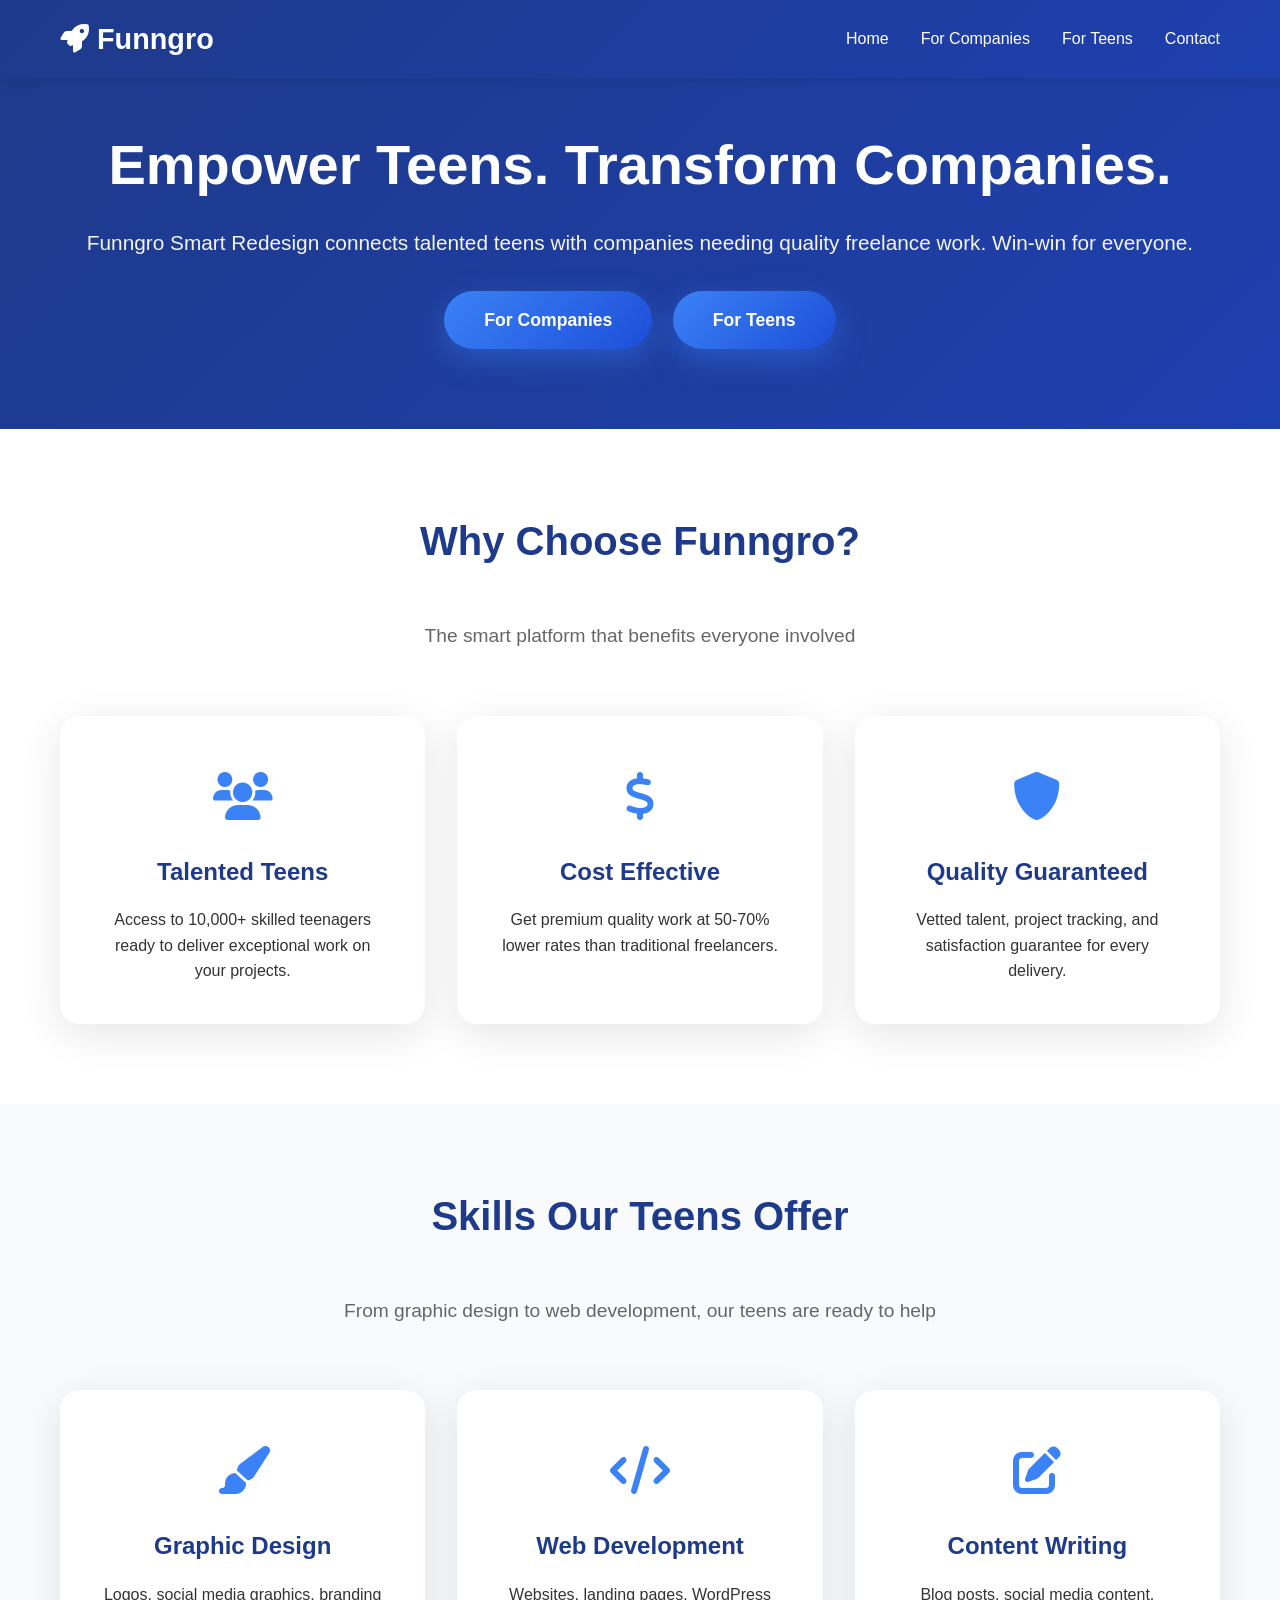
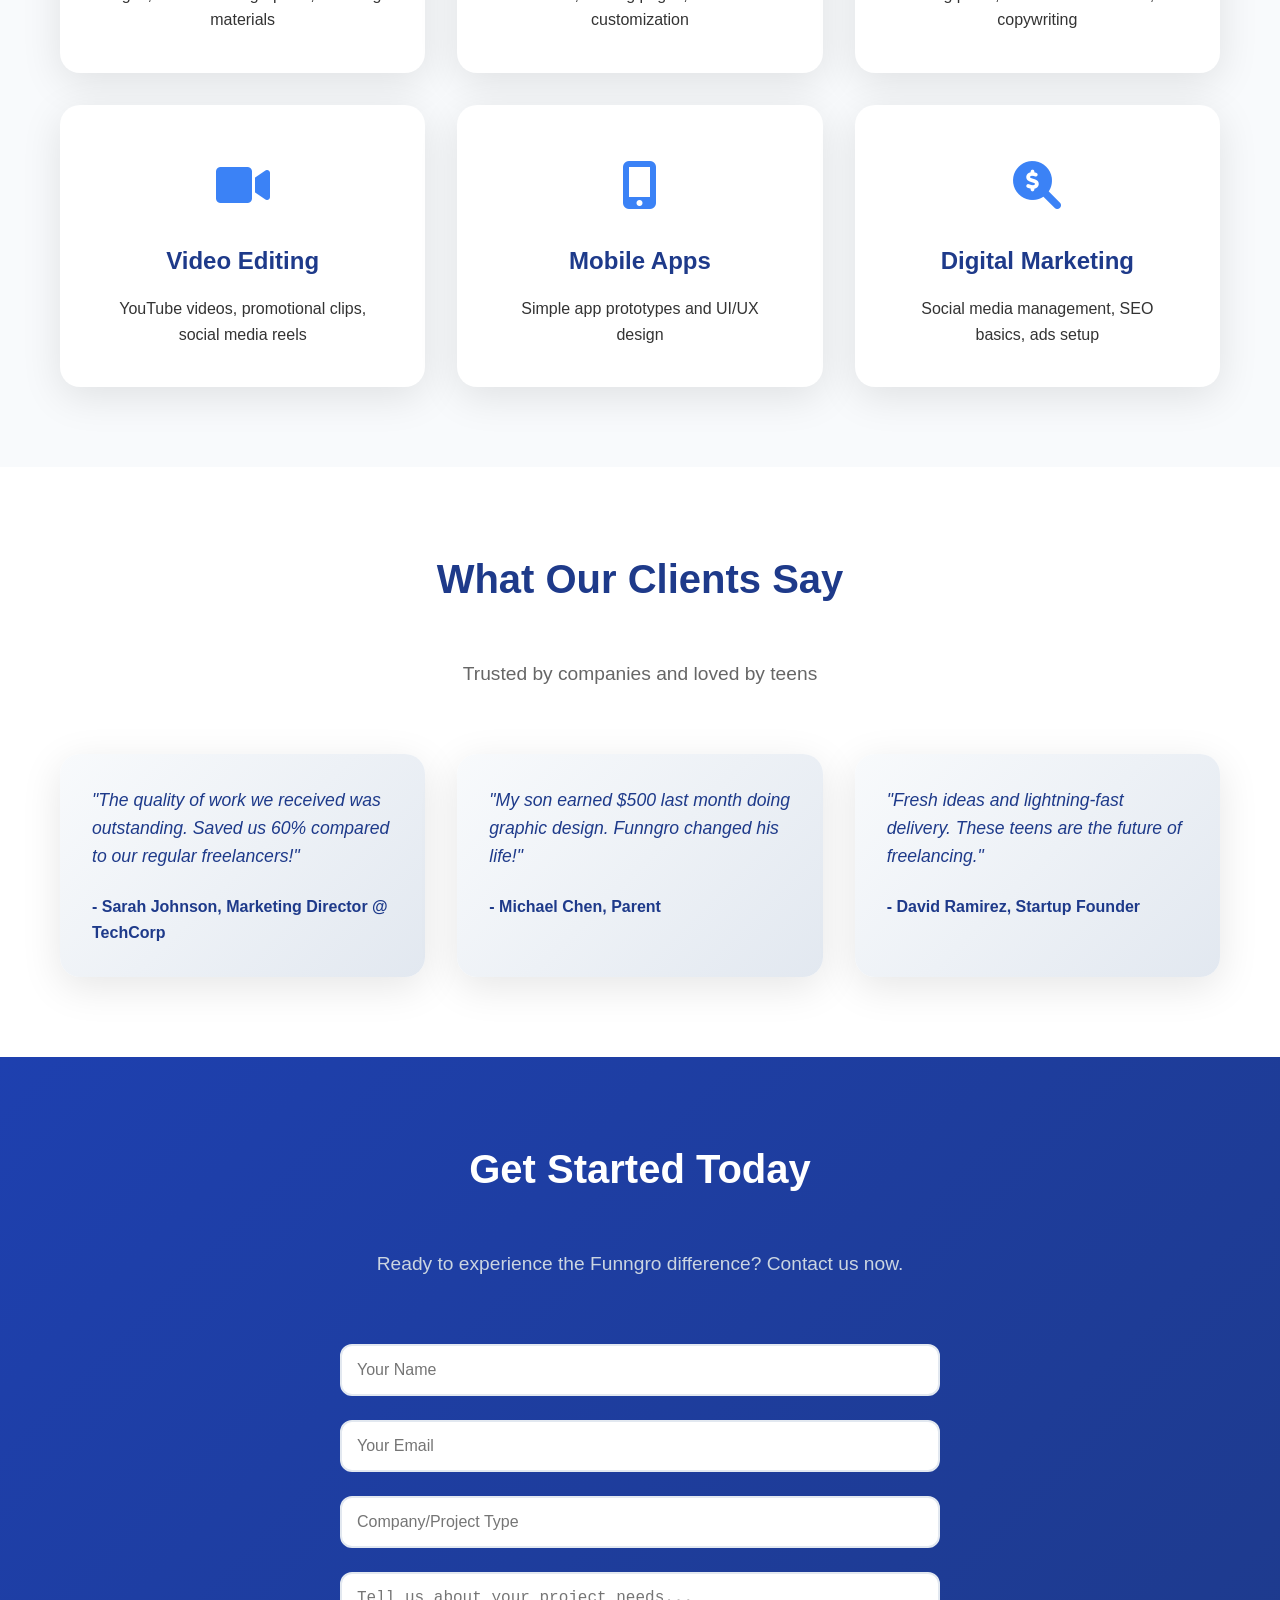
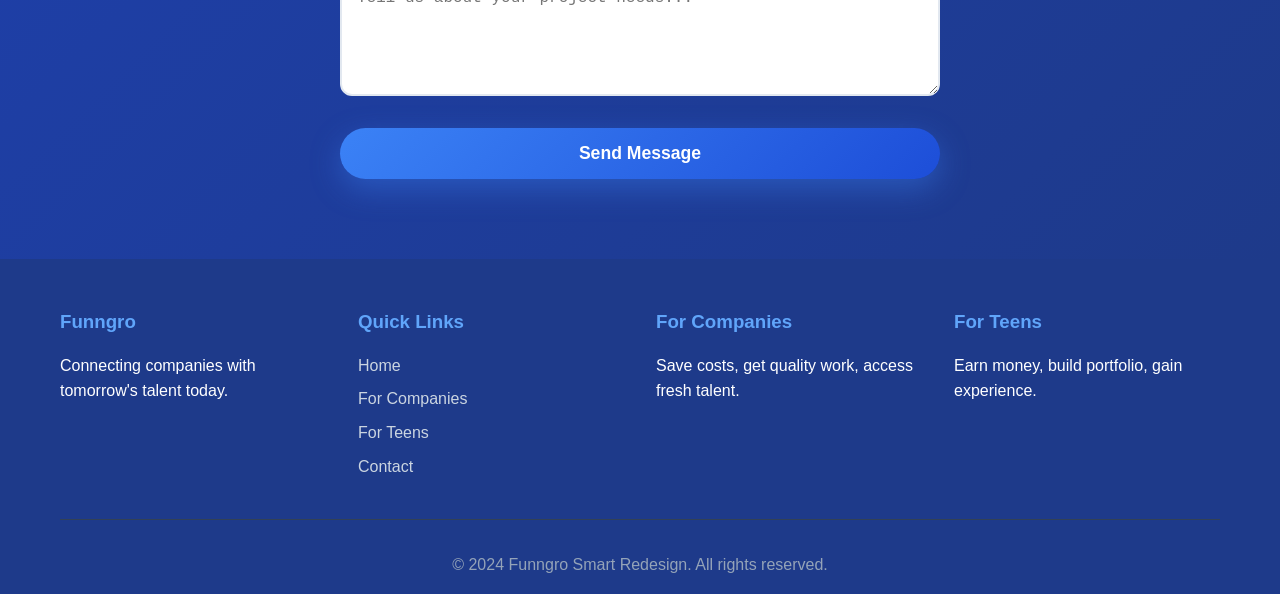
<file: index.html>
<!DOCTYPE html>
<html lang="en">
<head>
    <meta charset="UTF-8">
    <meta name="viewport" content="width=device-width, initial-scale=1.0">
    <title>Funngro Smart Redesign - Empower Teens, Connect Companies</title>
    <meta name="description" content="Funngro Smart Redesign connects companies with talented teens for freelance work. Empower young minds while companies get quality work done affordably.">
    <meta name="keywords" content="teen freelance, student jobs, company outsourcing, Funngro, smart redesign, youth employment">
    <link rel="stylesheet" href="style.css">
    <link rel="stylesheet" href="https://cdnjs.cloudflare.com/ajax/libs/font-awesome/6.0.0/css/all.min.css">
</head>
<body>
    <!-- Navigation -->
    <nav class="navbar">
        <div class="nav-container">
            <a href="index.html" class="logo">
                <i class="fas fa-rocket"></i> Funngro
            </a>
            <ul class="nav-menu" id="navMenu">
                <li><a href="index.html">Home</a></li>
                <li><a href="company.html">For Companies</a></li>
                <li><a href="teen.html">For Teens</a></li>
                <li><a href="#contact">Contact</a></li>
            </ul>
            <button class="mobile-toggle" id="mobileToggle">
                <i class="fas fa-bars"></i>
            </button>
        </div>
    </nav>

    <!-- Hero Section -->
    <section class="hero">
        <div class="container">
            <h1>Empower Teens. Transform Companies.</h1>
            <p>Funngro Smart Redesign connects talented teens with companies needing quality freelance work. Win-win for everyone.</p>
            <div>
                <a href="company.html" class="cta-button" style="margin-right: 1rem;">For Companies</a>
                <a href="teen.html" class="cta-button">For Teens</a>
            </div>
        </div>
    </section>

    <!-- Why Choose Funngro -->
    <section class="section" id="why-choose">
        <div class="container">
            <h2 class="section-title">Why Choose Funngro?</h2>
            <p class="section-subtitle">The smart platform that benefits everyone involved</p>
            
            <div class="features-grid">
                <div class="feature-card">
                    <div class="feature-icon">
                        <i class="fas fa-users"></i>
                    </div>
                    <h3>Talented Teens</h3>
                    <p>Access to 10,000+ skilled teenagers ready to deliver exceptional work on your projects.</p>
                </div>
                <div class="feature-card">
                    <div class="feature-icon">
                        <i class="fas fa-dollar-sign"></i>
                    </div>
                    <h3>Cost Effective</h3>
                    <p>Get premium quality work at 50-70% lower rates than traditional freelancers.</p>
                </div>
                <div class="feature-card">
                    <div class="feature-icon">
                        <i class="fas fa-shield-alt"></i>
                    </div>
                    <h3>Quality Guaranteed</h3>
                    <p>Vetted talent, project tracking, and satisfaction guarantee for every delivery.</p>
                </div>
            </div>
        </div>
    </section>

    <!-- Skills Offered -->
    <section class="section" style="background: #f8fafc;">
        <div class="container">
            <h2 class="section-title">Skills Our Teens Offer</h2>
            <p class="section-subtitle">From graphic design to web development, our teens are ready to help</p>
            
            <div class="features-grid">
                <div class="feature-card">
                    <div class="feature-icon">
                        <i class="fas fa-paint-brush"></i>
                    </div>
                    <h3>Graphic Design</h3>
                    <p>Logos, social media graphics, branding materials</p>
                </div>
                <div class="feature-card">
                    <div class="feature-icon">
                        <i class="fas fa-code"></i>
                    </div>
                    <h3>Web Development</h3>
                    <p>Websites, landing pages, WordPress customization</p>
                </div>
                <div class="feature-card">
                    <div class="feature-icon">
                        <i class="fas fa-edit"></i>
                    </div>
                    <h3>Content Writing</h3>
                    <p>Blog posts, social media content, copywriting</p>
                </div>
                <div class="feature-card">
                    <div class="feature-icon">
                        <i class="fas fa-video"></i>
                    </div>
                    <h3>Video Editing</h3>
                    <p>YouTube videos, promotional clips, social media reels</p>
                </div>
                <div class="feature-card">
                    <div class="feature-icon">
                        <i class="fas fa-mobile-alt"></i>
                    </div>
                    <h3>Mobile Apps</h3>
                    <p>Simple app prototypes and UI/UX design</p>
                </div>
                <div class="feature-card">
                    <div class="feature-icon">
                        <i class="fas fa-search-dollar"></i>
                    </div>
                    <h3>Digital Marketing</h3>
                    <p>Social media management, SEO basics, ads setup</p>
                </div>
            </div>
        </div>
    </section>

    <!-- Testimonials -->
    <section class="section" id="testimonials">
        <div class="container">
            <h2 class="section-title">What Our Clients Say</h2>
            <p class="section-subtitle">Trusted by companies and loved by teens</p>
            
            <div class="testimonials-grid">
                <div class="testimonial-card">
                    <p class="testimonial-text">"The quality of work we received was outstanding. Saved us 60% compared to our regular freelancers!"</p>
                    <div class="testimonial-author">- Sarah Johnson, Marketing Director @ TechCorp</div>
                </div>
                <div class="testimonial-card">
                    <p class="testimonial-text">"My son earned $500 last month doing graphic design. Funngro changed his life!"</p>
                    <div class="testimonial-author">- Michael Chen, Parent</div>
                </div>
                <div class="testimonial-card">
                    <p class="testimonial-text">"Fresh ideas and lightning-fast delivery. These teens are the future of freelancing."</p>
                    <div class="testimonial-author">- David Ramirez, Startup Founder</div>
                </div>
            </div>
        </div>
    </section>

    <!-- Contact Section -->
    <section class="section" id="contact" style="background: linear-gradient(135deg, #1e40af 0%, #1e3a8a 100%); color: white;">
        <div class="container">
            <h2 class="section-title" style="color: white;">Get Started Today</h2>
            <p class="section-subtitle" style="color: #cbd5e1;">Ready to experience the Funngro difference? Contact us now.</p>
            
            <div class="contact-form">
                <form>
                    <div class="form-group">
                        <input type="text" placeholder="Your Name" required>
                    </div>
                    <div class="form-group">
                        <input type="email" placeholder="Your Email" required>
                    </div>
                    <div class="form-group">
                        <input type="text" placeholder="Company/Project Type">
                    </div>
                    <div class="form-group">
                        <textarea rows="5" placeholder="Tell us about your project needs..."></textarea>
                    </div>
                    <button type="submit" class="cta-button" style="width: 100%;">Send Message</button>
                </form>
            </div>
        </div>
    </section>

    <!-- Footer -->
    <footer class="footer">
        <div class="container">
            <div class="footer-content">
                <div class="footer-section">
                    <h3>Funngro</h3>
                    <p>Connecting companies with tomorrow's talent today.</p>
                </div>
                <div class="footer-section">
                    <h3>Quick Links</h3>
                    <a href="index.html">Home</a>
                    <a href="company.html">For Companies</a>
                    <a href="teen.html">For Teens</a>
                    <a href="#contact">Contact</a>
                </div>
                <div class="footer-section">
                    <h3>For Companies</h3>
                    <p>Save costs, get quality work, access fresh talent.</p>
                </div>
                <div class="footer-section">
                    <h3>For Teens</h3>
                    <p>Earn money, build portfolio, gain experience.</p>
                </div>
            </div>
            <div class="footer-bottom">
                <p>&copy; 2024 Funngro Smart Redesign. All rights reserved.</p>
            </div>
        </div>
    </footer>

    <script>
        // Mobile Navigation Toggle
        const mobileToggle = document.getElementById('mobileToggle');
        const navMenu = document.getElementById('navMenu');

        mobileToggle.addEventListener('click', () => {
            navMenu.classList.toggle('active');
        });

        // Close mobile menu when clicking on a link
        document.querySelectorAll('.nav-menu a').forEach(link => {
            link.addEventListener('click', () => {
                navMenu.classList.remove('active');
            });
        });

        // Smooth scrolling for anchor links
        document.querySelectorAll('a[href^="#"]').forEach(anchor => {
            anchor.addEventListener('click', function (e) {
                e.preventDefault();
                const target = document.querySelector(this.getAttribute('href'));
                if (target) {
                    target.scrollIntoView({
                        behavior: 'smooth',
                        block: 'start'
                    });
                }
            });
        });
    </script>
</body>
</html>
</file>
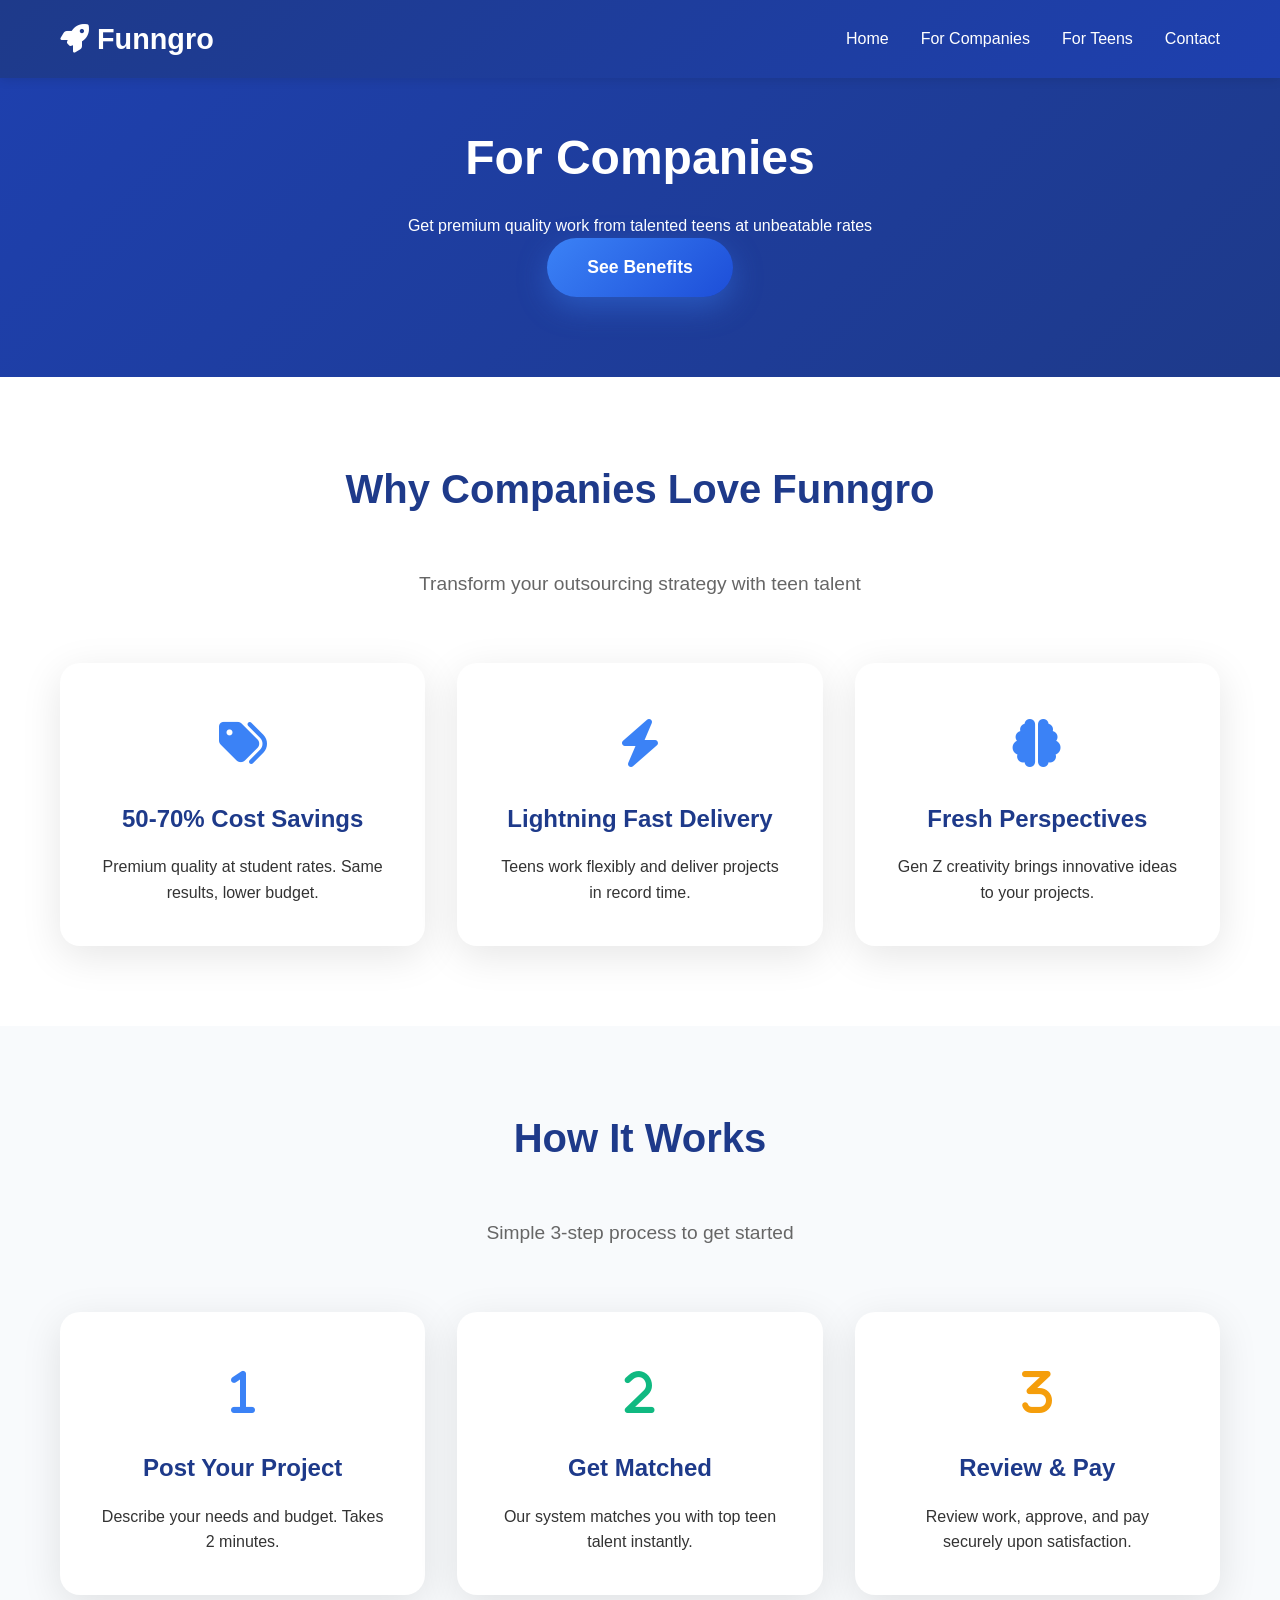
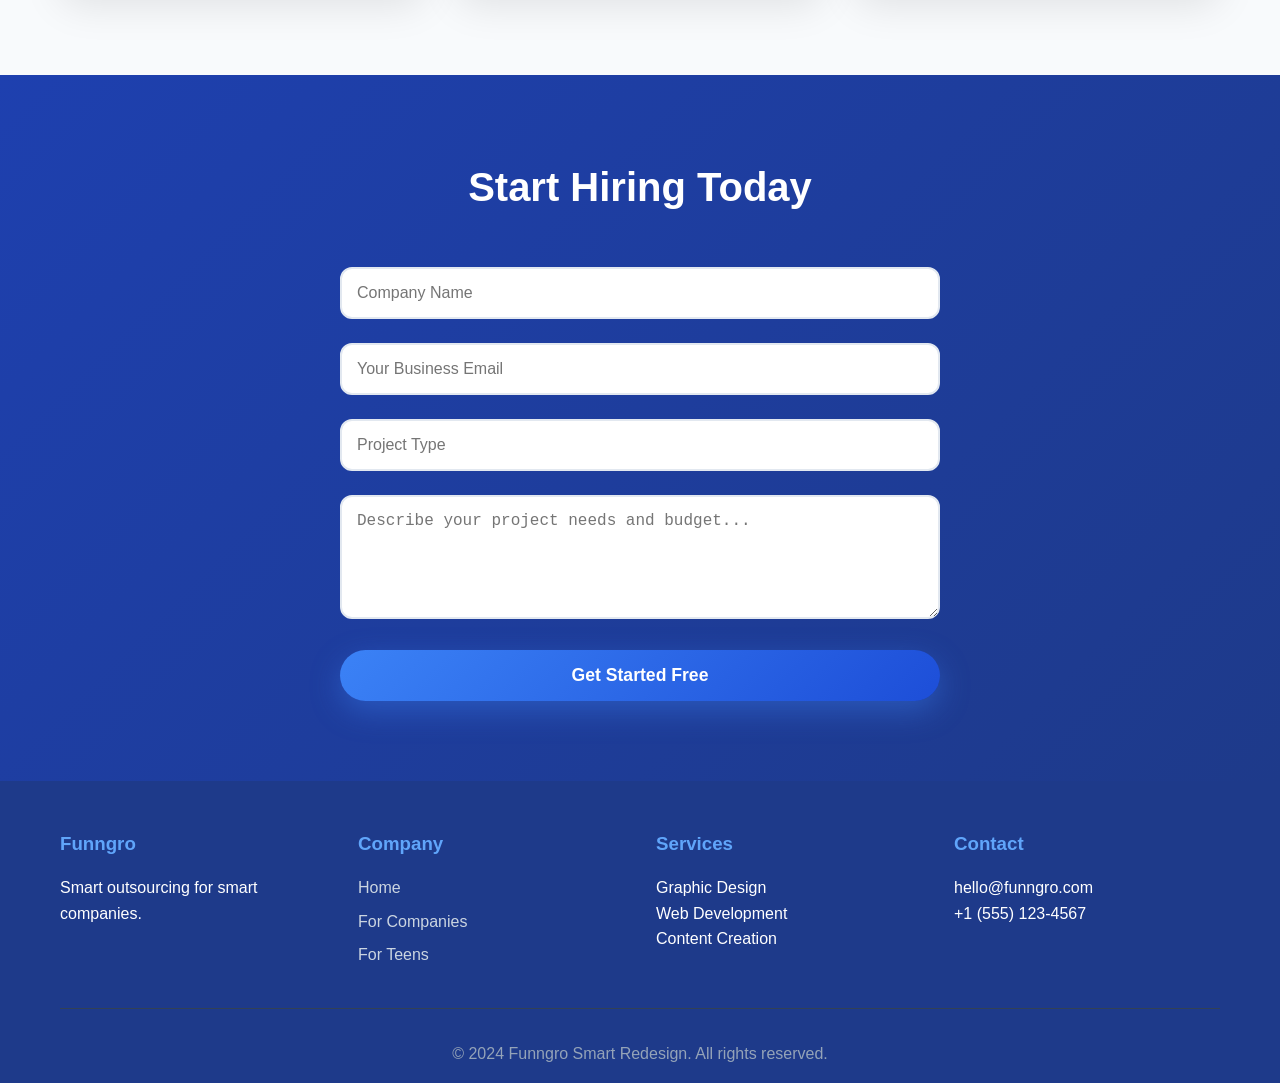
<file: company.html>
<!DOCTYPE html>
<html lang="en">
<head>
    <meta charset="UTF-8">
    <meta name="viewport" content="width=device-width, initial-scale=1.0">
    <title>For Companies - Funngro Smart Redesign</title>
    <meta name="description" content="Hire talented teens for your projects at 50-70% lower rates. Quality freelance work from vetted student talent through Funngro Smart Redesign.">
    <meta name="keywords" content="hire teens, student freelancers, cheap outsourcing, company freelance, Funngro companies">
    <link rel="stylesheet" href="style.css">
    <link rel="stylesheet" href="https://cdnjs.cloudflare.com/ajax/libs/font-awesome/6.0.0/css/all.min.css">
</head>
<body>
    <!-- Navigation -->
    <nav class="navbar">
        <div class="nav-container">
            <a href="index.html" class="logo">
                <i class="fas fa-rocket"></i> Funngro
            </a>
            <ul class="nav-menu" id="navMenu">
                <li><a href="index.html">Home</a></li>
                <li><a href="company.html" class="active">For Companies</a></li>
                <li><a href="teen.html">For Teens</a></li>
                <li><a href="#contact">Contact</a></li>
            </ul>
            <button class="mobile-toggle" id="mobileToggle">
                <i class="fas fa-bars"></i>
            </button>
        </div>
    </nav>

    <!-- Page Hero -->
    <section class="page-hero">
        <div class="container">
            <h1>For Companies</h1>
            <p>Get premium quality work from talented teens at unbeatable rates</p>
            <a href="#benefits" class="cta-button">See Benefits</a>
        </div>
    </section>

    <!-- Benefits for Companies -->
    <section class="section" id="benefits">
        <div class="container">
            <h2 class="section-title">Why Companies Love Funngro</h2>
            <p class="section-subtitle">Transform your outsourcing strategy with teen talent</p>
            
            <div class="features-grid">
                <div class="feature-card">
                    <div class="feature-icon">
                        <i class="fas fa-tags"></i>
                    </div>
                    <h3>50-70% Cost Savings</h3>
                    <p>Premium quality at student rates. Same results, lower budget.</p>
                </div>
                <div class="feature-card">
                    <div class="feature-icon">
                        <i class="fas fa-bolt"></i>
                    </div>
                    <h3>Lightning Fast Delivery</h3>
                    <p>Teens work flexibly and deliver projects in record time.</p>
                </div>
                <div class="feature-card">
                    <div class="feature-icon">
                        <i class="fas fa-brain"></i>
                    </div>
                    <h3>Fresh Perspectives</h3>
                    <p>Gen Z creativity brings innovative ideas to your projects.</p>
                </div>
            </div>
        </div>
    </section>

    <!-- How It Works -->
    <section class="section" style="background: #f8fafc;">
        <div class="container">
            <h2 class="section-title">How It Works</h2>
            <p class="section-subtitle">Simple 3-step process to get started</p>
            
            <div class="features-grid">
                <div class="feature-card">
                    <div class="feature-icon" style="color: #3b82f6;">
                        <i class="fas fa-1"></i>
                    </div>
                    <h3>Post Your Project</h3>
                    <p>Describe your needs and budget. Takes 2 minutes.</p>
                </div>
                <div class="feature-card">
                    <div class="feature-icon" style="color: #10b981;">
                        <i class="fas fa-2"></i>
                    </div>
                    <h3>Get Matched</h3>
                    <p>Our system matches you with top teen talent instantly.</p>
                </div>
                <div class="feature-card">
                    <div class="feature-icon" style="color: #f59e0b;">
                        <i class="fas fa-3"></i>
                    </div>
                    <h3>Review & Pay</h3>
                    <p>Review work, approve, and pay securely upon satisfaction.</p>
                </div>
            </div>
        </div>
    </section>

    <!-- Contact Section -->
    <section class="section" id="contact" style="background: linear-gradient(135deg, #1e40af 0%, #1e3a8a 100%); color: white;">
        <div class="container">
            <h2 class="section-title" style="color: white;">Start Hiring Today</h2>
            <div class="contact-form">
                <form>
                    <div class="form-group">
                        <input type="text" placeholder="Company Name" required>
                    </div>
                    <div class="form-group">
                        <input type="email" placeholder="Your Business Email" required>
                    </div>
                    <div class="form-group">
                        <input type="text" placeholder="Project Type">
                    </div>
                    <div class="form-group">
                        <textarea rows="5" placeholder="Describe your project needs and budget..."></textarea>
                    </div>
                    <button type="submit" class="cta-button" style="width: 100%;">Get Started Free</button>
                </form>
            </div>
        </div>
    </section>

    <!-- Footer -->
    <footer class="footer">
        <div class="container">
            <div class="footer-content">
                <div class="footer-section">
                    <h3>Funngro</h3>
                    <p>Smart outsourcing for smart companies.</p>
                </div>
                <div class="footer-section">
                    <h3>Company</h3>
                    <a href="index.html">Home</a>
                    <a href="company.html">For Companies</a>
                    <a href="teen.html">For Teens</a>
                </div>
                <div class="footer-section">
                    <h3>Services</h3>
                    <p>Graphic Design</p>
                    <p>Web Development</p>
                    <p>Content Creation</p>
                </div>
                <div class="footer-section">
                    <h3>Contact</h3>
                    <p>hello@funngro.com</p>
                    <p>+1 (555) 123-4567</p>
                </div>
            </div>
            <div class="footer-bottom">
                <p>&copy; 2024 Funngro Smart Redesign. All rights reserved.</p>
            </div>
        </div>
    </footer>

    <script>
        // Mobile Navigation Toggle
        const mobileToggle = document.getElementById('mobileToggle');
        const navMenu = document.getElementById('navMenu');

        mobileToggle.addEventListener('click', () => {
            navMenu.classList.toggle('active');
        });

        document.querySelectorAll('.nav-menu a').forEach(link => {
            link.addEventListener('click', () => {
                navMenu.classList.remove('active');
            });
        });

        // Smooth scrolling
        document.querySelectorAll('a[href^="#"]').forEach(anchor => {
            anchor.addEventListener('click', function (e) {
                e.preventDefault();
                const target = document.querySelector(this.getAttribute('href'));
                if (target) {
                    target.scrollIntoView({
                        behavior: 'smooth',
                        block: 'start'
                    });
                }
            });
        });
    </script>
</body>
</html>
</file>
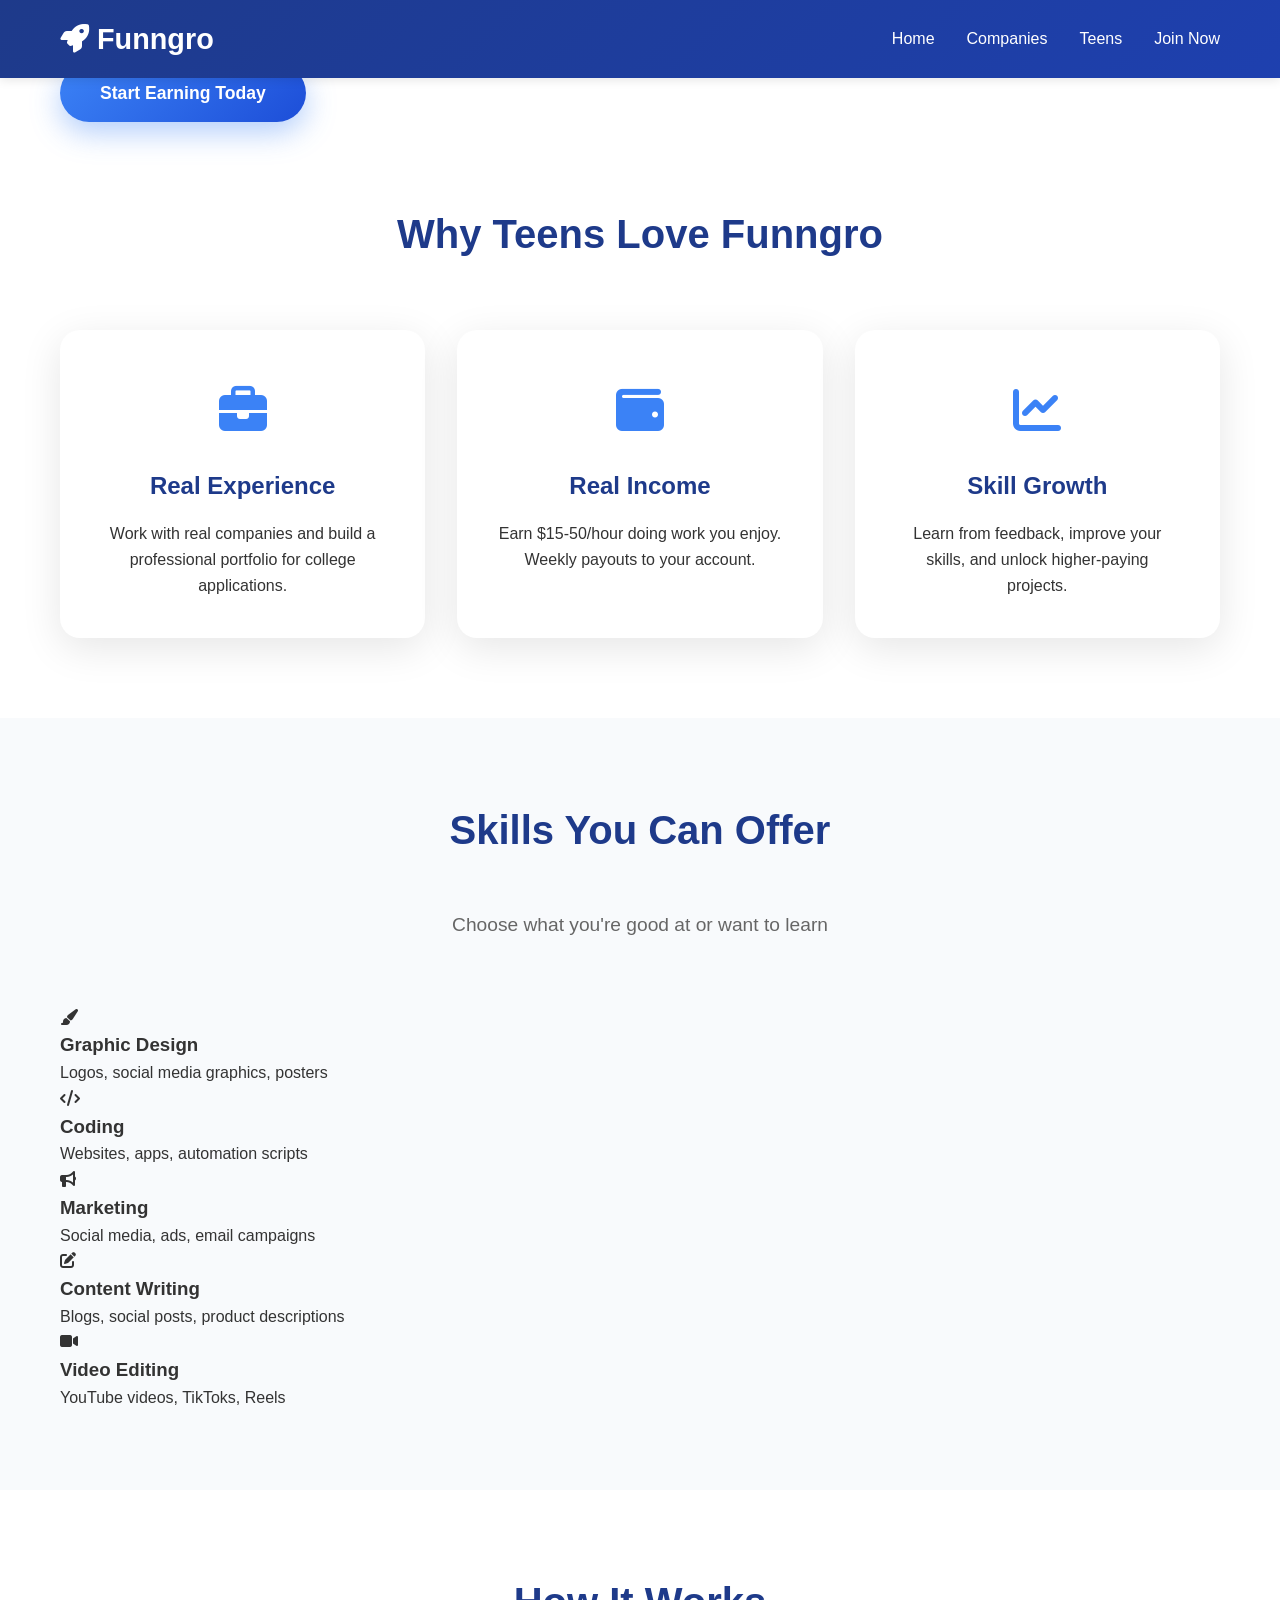
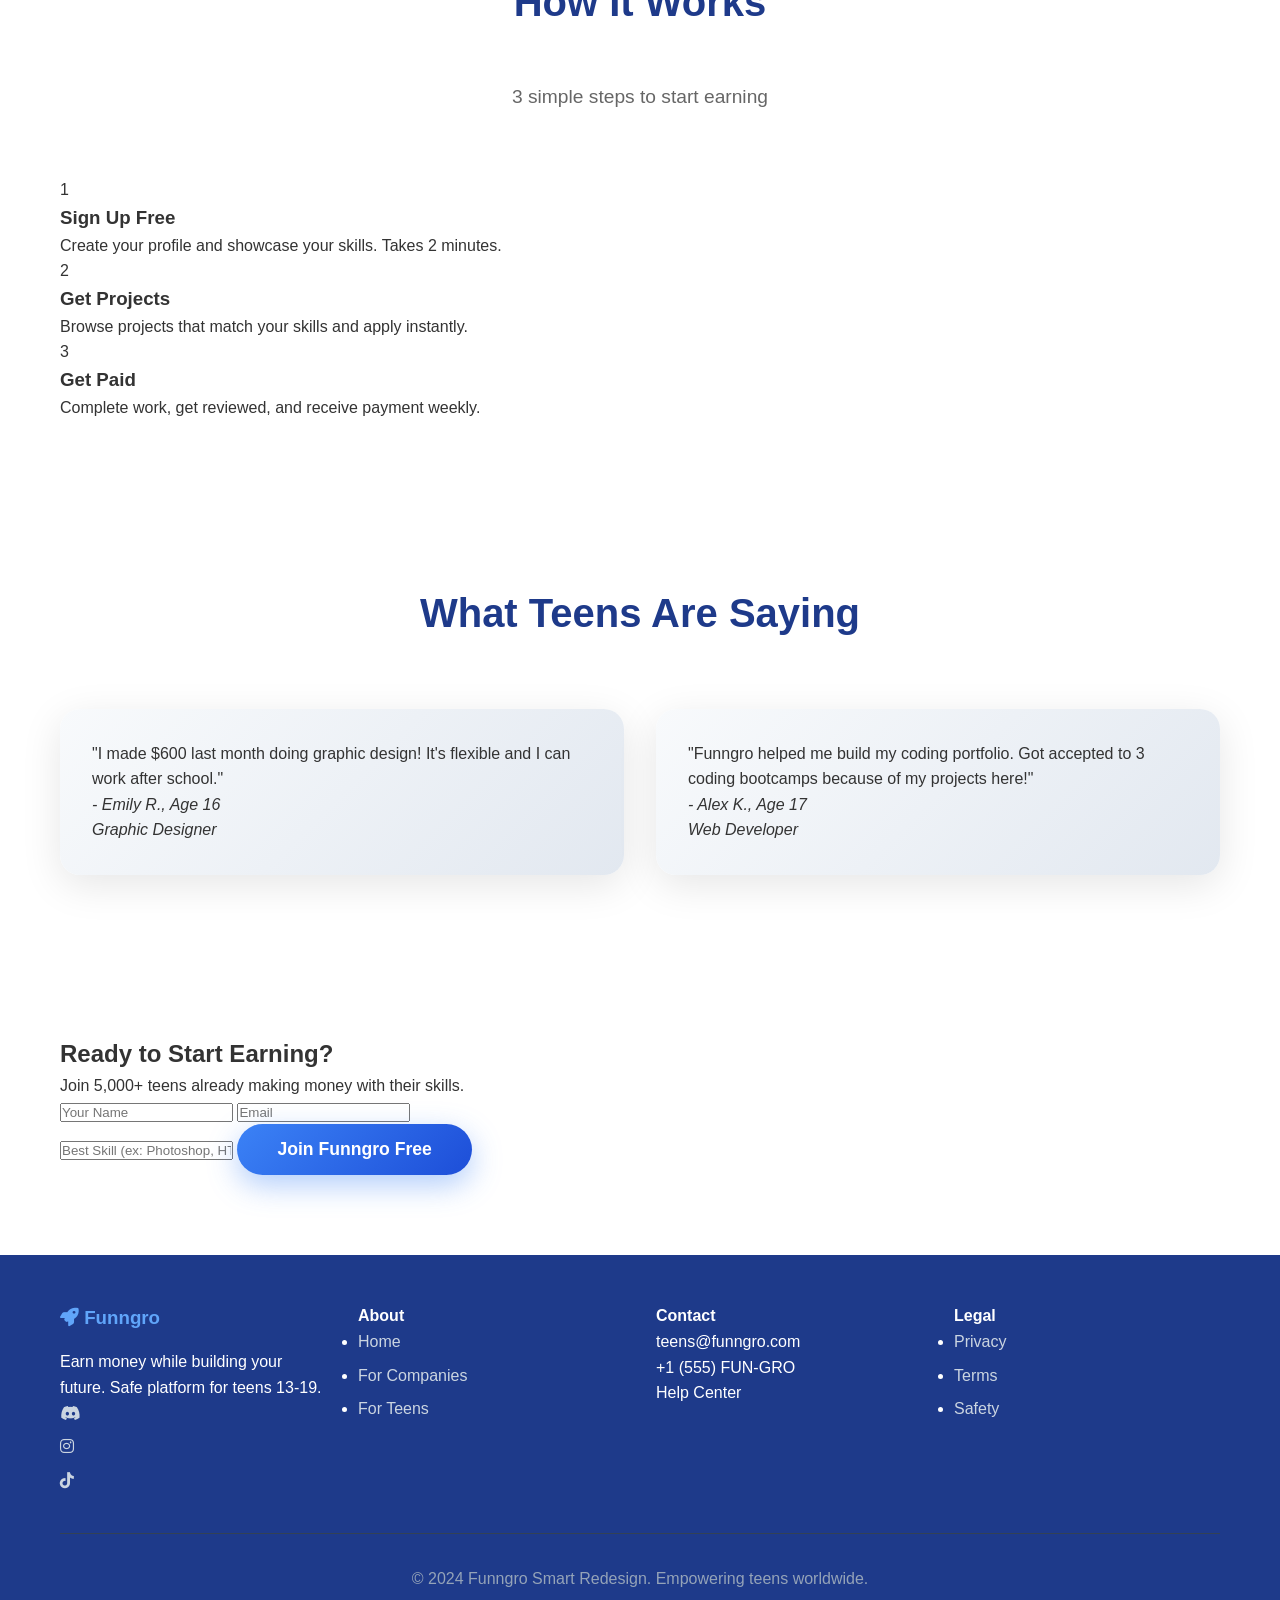
<file: teen.html>
<!DOCTYPE html>
<html lang="en">
<head>
    <meta charset="UTF-8">
    <meta name="viewport" content="width=device-width, initial-scale=1.0">
    <title>Earn Money as a Teen | Funngro Smart Redesign</title>
    <meta name="description" content="Earn money as a teen freelancer with Funngro Smart Redesign! Get paid for design, coding, writing & more. Flexible work around school. Ages 13-19. Start today!">
    <meta name="keywords" content="teen jobs, earn money teens, student freelance, Funngro, teen work, youth employment, freelance for students">
    <link rel="stylesheet" href="style.css">
    <link rel="stylesheet" href="https://cdnjs.cloudflare.com/ajax/libs/font-awesome/6.4.0/css/all.min.css">
</head>
<body>
    <!-- Header with Navigation -->
    <header>
        <nav class="navbar">
            <div class="nav-container">
                <a href="index.html" class="logo">
                    <i class="fas fa-rocket"></i> Funngro
                </a>
                <ul class="nav-menu" id="navMenu">
                    <li><a href="index.html">Home</a></li>
                    <li><a href="company.html">Companies</a></li>
                    <li><a href="teen.html" class="active">Teens</a></li>
                    <li><a href="#cta">Join Now</a></li>
                </ul>
                <button class="mobile-toggle" id="mobileToggle">
                    <i class="fas fa-bars"></i>
                </button>
            </div>
        </nav>
    </header>

    <!-- Hero Section -->
    <section class="hero-teen">
        <div class="container">
            <h1>Earn While You Learn</h1>
            <p class="hero-subtitle">Get paid for your skills in design, coding, writing and more. Flexible work that fits your school schedule.</p>
            <a href="#cta" class="cta-button">Start Earning Today</a>
        </div>
    </section>

    <!-- Why Join Section -->
    <section class="section why-join">
        <div class="container">
            <h2 class="section-title">Why Teens Love Funngro</h2>
            <div class="features-grid">
                <article class="feature-card">
                    <div class="feature-icon">
                        <i class="fas fa-briefcase"></i>
                    </div>
                    <h3>Real Experience</h3>
                    <p>Work with real companies and build a professional portfolio for college applications.</p>
                </article>
                <article class="feature-card">
                    <div class="feature-icon">
                        <i class="fas fa-wallet"></i>
                    </div>
                    <h3>Real Income</h3>
                    <p>Earn $15-50/hour doing work you enjoy. Weekly payouts to your account.</p>
                </article>
                <article class="feature-card">
                    <div class="feature-icon">
                        <i class="fas fa-chart-line"></i>
                    </div>
                    <h3>Skill Growth</h3>
                    <p>Learn from feedback, improve your skills, and unlock higher-paying projects.</p>
                </article>
            </div>
        </div>
    </section>

    <!-- Skills Section -->
    <section class="section skills-section" style="background: #f8fafc;">
        <div class="container">
            <h2 class="section-title">Skills You Can Offer</h2>
            <p class="section-subtitle">Choose what you're good at or want to learn</p>
            <div class="skills-grid">
                <div class="skill-card">
                    <i class="fas fa-paint-brush"></i>
                    <h3>Graphic Design</h3>
                    <p>Logos, social media graphics, posters</p>
                </div>
                <div class="skill-card">
                    <i class="fas fa-code"></i>
                    <h3>Coding</h3>
                    <p>Websites, apps, automation scripts</p>
                </div>
                <div class="skill-card">
                    <i class="fas fa-bullhorn"></i>
                    <h3>Marketing</h3>
                    <p>Social media, ads, email campaigns</p>
                </div>
                <div class="skill-card">
                    <i class="fas fa-edit"></i>
                    <h3>Content Writing</h3>
                    <p>Blogs, social posts, product descriptions</p>
                </div>
                <div class="skill-card">
                    <i class="fas fa-video"></i>
                    <h3>Video Editing</h3>
                    <p>YouTube videos, TikToks, Reels</p>
                </div>
            </div>
        </div>
    </section>

    <!-- How It Works -->
    <section class="section how-works">
        <div class="container">
            <h2 class="section-title">How It Works</h2>
            <p class="section-subtitle">3 simple steps to start earning</p>
            <div class="steps-grid">
                <div class="step-card">
                    <div class="step-number">1</div>
                    <h3>Sign Up Free</h3>
                    <p>Create your profile and showcase your skills. Takes 2 minutes.</p>
                </div>
                <div class="step-card">
                    <div class="step-number">2</div>
                    <h3>Get Projects</h3>
                    <p>Browse projects that match your skills and apply instantly.</p>
                </div>
                <div class="step-card">
                    <div class="step-number">3</div>
                    <h3>Get Paid</h3>
                    <p>Complete work, get reviewed, and receive payment weekly.</p>
                </div>
            </div>
        </div>
    </section>

    <!-- Testimonials -->
    <section class="section testimonials">
        <div class="container">
            <h2 class="section-title">What Teens Are Saying</h2>
            <div class="testimonials-grid">
                <blockquote class="testimonial-card">
                    <p>"I made $600 last month doing graphic design! It's flexible and I can work after school."</p>
                    <cite>- Emily R., Age 16<br><span>Graphic Designer</span></cite>
                </blockquote>
                <blockquote class="testimonial-card">
                    <p>"Funngro helped me build my coding portfolio. Got accepted to 3 coding bootcamps because of my projects here!"</p>
                    <cite>- Alex K., Age 17<br><span>Web Developer</span></cite>
                </blockquote>
            </div>
        </div>
    </section>

    <!-- Call to Action -->
    <section class="section cta-section" id="cta">
        <div class="container">
            <div class="cta-content">
                <h2>Ready to Start Earning?</h2>
                <p>Join 5,000+ teens already making money with their skills.</p>
                <form class="join-form">
                    <div class="form-row">
                        <input type="text" placeholder="Your Name" required>
                        <input type="email" placeholder="Email" required>
                    </div>
                    <input type="text" placeholder="Best Skill (ex: Photoshop, HTML)">
                    <button type="submit" class="cta-button full-width">Join Funngro Free</button>
                </form>
            </div>
        </div>
    </section>

    <!-- Footer -->
    <footer class="footer">
        <div class="container">
            <div class="footer-content">
                <div class="footer-section">
                    <h3><i class="fas fa-rocket"></i> Funngro</h3>
                    <p>Earn money while building your future. Safe platform for teens 13-19.</p>
                    <div class="social-links">
                        <a href="#"><i class="fab fa-discord"></i></a>
                        <a href="#"><i class="fab fa-instagram"></i></a>
                        <a href="#"><i class="fab fa-tiktok"></i></a>
                    </div>
                </div>
                <div class="footer-section">
                    <h4>About</h4>
                    <ul>
                        <li><a href="index.html">Home</a></li>
                        <li><a href="company.html">For Companies</a></li>
                        <li><a href="teen.html">For Teens</a></li>
                    </ul>
                </div>
                <div class="footer-section">
                    <h4>Contact</h4>
                    <p>teens@funngro.com</p>
                    <p>+1 (555) FUN-GRO</p>
                    <p>Help Center</p>
                </div>
                <div class="footer-section">
                    <h4>Legal</h4>
                    <ul>
                        <li><a href="#">Privacy</a></li>
                        <li><a href="#">Terms</a></li>
                        <li><a href="#">Safety</a></li>
                    </ul>
                </div>
            </div>
            <div class="footer-bottom">
                <p>&copy; 2024 Funngro Smart Redesign. Empowering teens worldwide.</p>
            </div>
        </div>
    </footer>

    <script>
        // Mobile menu toggle
        document.getElementById('mobileToggle').addEventListener('click', function() {
            document.getElementById('navMenu').classList.toggle('active');
        });

        // Smooth scrolling
        document.querySelectorAll('a[href^="#"]').forEach(anchor => {
            anchor.addEventListener('click', function (e) {
                e.preventDefault();
                document.querySelector(this.getAttribute('href')).scrollIntoView({
                    behavior: 'smooth'
                });
            });
        });

        // Form submission
        document.querySelector('.join-form').addEventListener('submit', function(e) {
            e.preventDefault();
            alert('Thanks for joining! Check your email to get started.');
        });
    </script>
</body>
</html>
</file>
<file: style.css>
/* style.css */
* {
    margin: 0;
    padding: 0;
    box-sizing: border-box;
}

body {
    font-family: 'Segoe UI', Tahoma, Geneva, Verdana, sans-serif;
    line-height: 1.6;
    color: #333;
}

.container {
    max-width: 1200px;
    margin: 0 auto;
    padding: 0 20px;
}

/* Navigation */
.navbar {
    background: linear-gradient(135deg, #1e3a8a 0%, #1e40af 100%);
    padding: 1rem 0;
    position: fixed;
    width: 100%;
    top: 0;
    z-index: 1000;
    box-shadow: 0 2px 10px rgba(0,0,0,0.1);
}

.nav-container {
    max-width: 1200px;
    margin: 0 auto;
    padding: 0 20px;
    display: flex;
    justify-content: space-between;
    align-items: center;
}

.logo {
    font-size: 1.8rem;
    font-weight: bold;
    color: white;
    text-decoration: none;
}

.nav-menu {
    display: flex;
    list-style: none;
    gap: 2rem;
}

.nav-menu a {
    color: white;
    text-decoration: none;
    font-weight: 500;
    transition: color 0.3s ease;
}

.nav-menu a:hover {
    color: #60a5fa;
}

.mobile-toggle {
    display: none;
    background: none;
    border: none;
    color: white;
    font-size: 1.5rem;
    cursor: pointer;
}

/* Hero Section */
.hero {
    background: linear-gradient(135deg, #1e3a8a 0%, #1e40af 100%);
    color: white;
    padding: 120px 0 80px;
    text-align: center;
}

.hero h1 {
    font-size: 3.5rem;
    margin-bottom: 1rem;
    font-weight: 700;
}

.hero p {
    font-size: 1.3rem;
    margin-bottom: 2rem;
    opacity: 0.95;
}

.cta-button {
    display: inline-block;
    background: linear-gradient(135deg, #3b82f6 0%, #1d4ed8 100%);
    color: white;
    padding: 15px 40px;
    border: none;
    border-radius: 50px;
    font-size: 1.1rem;
    font-weight: 600;
    text-decoration: none;
    transition: all 0.3s ease;
    box-shadow: 0 10px 30px rgba(59, 130, 246, 0.4);
}

.cta-button:hover {
    transform: translateY(-3px);
    box-shadow: 0 15px 40px rgba(59, 130, 246, 0.6);
}

/* Sections */
.section {
    padding: 80px 0;
}

.section-title {
    text-align: center;
    font-size: 2.5rem;
    margin-bottom: 3rem;
    color: #1e3a8a;
}

.section-subtitle {
    text-align: center;
    font-size: 1.2rem;
    margin-bottom: 4rem;
    color: #666;
    max-width: 600px;
    margin-left: auto;
    margin-right: auto;
}

/* Features Grid */
.features-grid {
    display: grid;
    grid-template-columns: repeat(auto-fit, minmax(300px, 1fr));
    gap: 2rem;
    margin-top: 4rem;
}

.feature-card {
    background: white;
    padding: 2.5rem;
    border-radius: 20px;
    box-shadow: 0 10px 40px rgba(0,0,0,0.1);
    text-align: center;
    transition: all 0.3s ease;
    border-top: 4px solid transparent;
}

.feature-card:hover {
    transform: translateY(-10px);
    box-shadow: 0 20px 60px rgba(0,0,0,0.15);
}

.feature-card h3 {
    font-size: 1.5rem;
    margin-bottom: 1rem;
    color: #1e3a8a;
}

.feature-icon {
    font-size: 3rem;
    margin-bottom: 1rem;
    color: #3b82f6;
}

/* Testimonials */
.testimonials-grid {
    display: grid;
    grid-template-columns: repeat(auto-fit, minmax(350px, 1fr));
    gap: 2rem;
    margin-top: 4rem;
}

.testimonial-card {
    background: linear-gradient(135deg, #f8fafc 0%, #e2e8f0 100%);
    padding: 2rem;
    border-radius: 20px;
    box-shadow: 0 10px 40px rgba(0,0,0,0.1);
}

.testimonial-text {
    font-style: italic;
    font-size: 1.1rem;
    margin-bottom: 1.5rem;
    color: #1e3a8a;
}

.testimonial-author {
    font-weight: bold;
    color: #1e3a8a;
}

/* Contact */
.contact-form {
    max-width: 600px;
    margin: 0 auto;
}

.form-group {
    margin-bottom: 1.5rem;
}

.form-group input,
.form-group textarea {
    width: 100%;
    padding: 15px;
    border: 2px solid #e2e8f0;
    border-radius: 12px;
    font-size: 1rem;
    transition: border-color 0.3s ease;
}

.form-group input:focus,
.form-group textarea:focus {
    outline: none;
    border-color: #3b82f6;
}

/* Footer */
.footer {
    background: #1e3a8a;
    color: white;
    padding: 3rem 0 1rem;
}

.footer-content {
    display: grid;
    grid-template-columns: repeat(auto-fit, minmax(250px, 1fr));
    gap: 2rem;
    margin-bottom: 2rem;
}

.footer-section h3 {
    margin-bottom: 1rem;
    color: #60a5fa;
}

.footer-section a {
    color: #cbd5e1;
    text-decoration: none;
    display: block;
    margin-bottom: 0.5rem;
}

.footer-bottom {
    text-align: center;
    padding-top: 2rem;
    border-top: 1px solid #334155;
    color: #94a3b8;
}

/* Page specific hero */
.page-hero {
    background: linear-gradient(135deg, #1e40af 0%, #1e3a8a 100%);
    color: white;
    padding: 120px 0 80px;
    text-align: center;
}

.page-hero h1 {
    font-size: 3rem;
    margin-bottom: 1rem;
}

/* Responsive Design */
@media (max-width: 768px) {
    .mobile-toggle {
        display: block;
    }
    
    .nav-menu {
        position: fixed;
        left: -100%;
        top: 70px;
        flex-direction: column;
        background-color: #1e3a8a;
        width: 100%;
        text-align: center;
        transition: 0.3s;
        padding: 2rem 0;
    }
    
    .nav-menu.active {
        left: 0;
    }
    
    .hero h1 {
        font-size: 2.5rem;
    }
    
    .hero p {
        font-size: 1.1rem;
    }
    
    .section-title {
        font-size: 2rem;
    }
    
    .features-grid {
        grid-template-columns: 1fr;
    }
}

@media (max-width: 480px) {
    .hero h1 {
        font-size: 2rem;
    }
    
    .cta-button {
        padding: 12px 30px;
        font-size: 1rem;
    }
}
</file>
